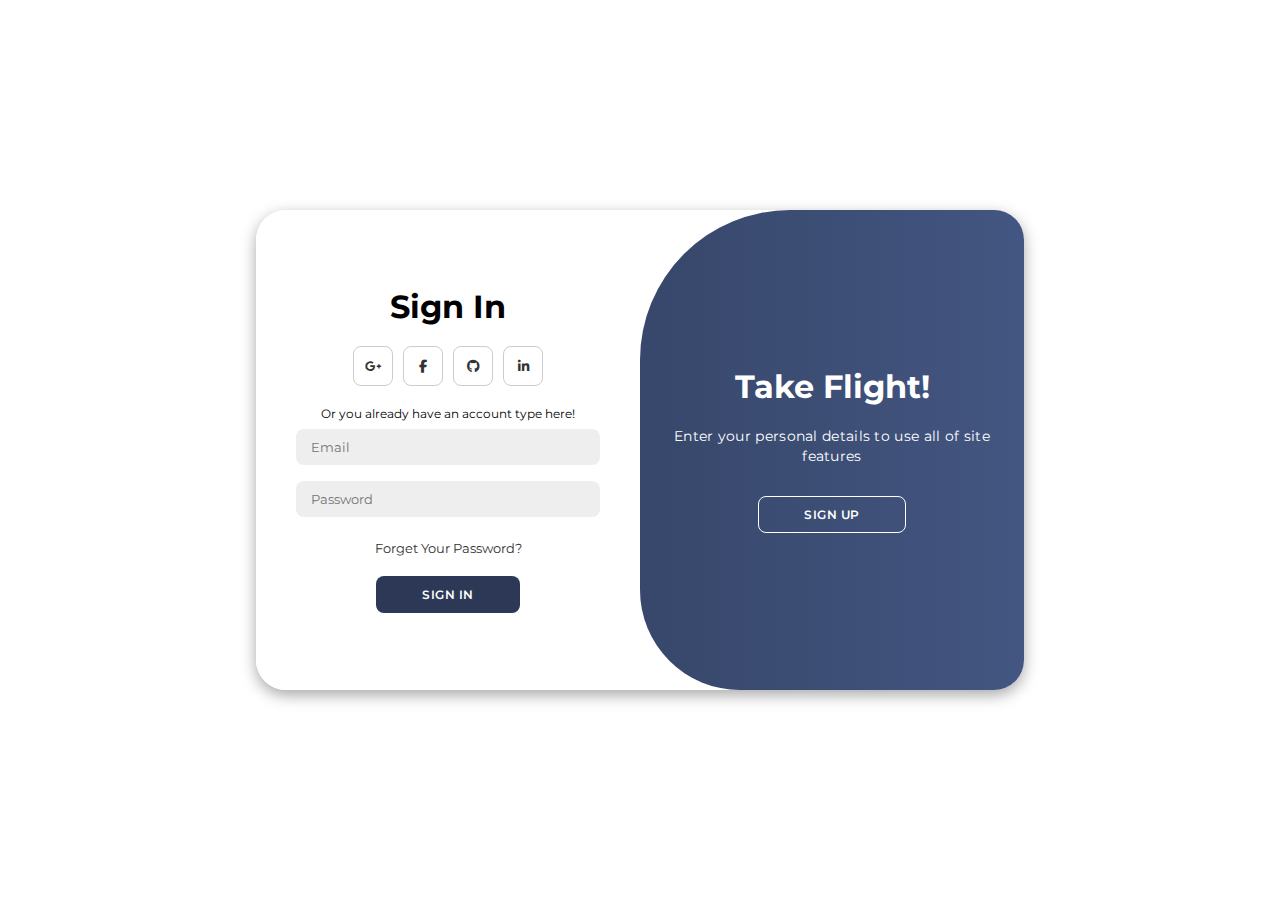
<file: logSign.html>
<!DOCTYPE html>
<html lang="en">

<head>
    <meta charset="UTF-8">
    <meta name="viewport" content="width=device-width, initial-scale=1.0">
    <link rel="stylesheet" href="https://cdnjs.cloudflare.com/ajax/libs/font-awesome/6.4.2/css/all.min.css">
    <link rel="stylesheet" href="/style/loSign.css">
    <title>Login Page</title>
</head>

<body>

    <div class="container" id="container">
        <div class="form-container sign-in">
            <form>
                <h1>Sign In</h1>
                <div class="social-icons">
                    <a href="#" class="icon"><i class="fa-brands fa-google-plus-g"></i></a>
                    <a href="#" class="icon"><i class="fa-brands fa-facebook-f"></i></a>
                    <a href="#" class="icon"><i class="fa-brands fa-github"></i></a>
                    <a href="#" class="icon"><i class="fa-brands fa-linkedin-in"></i></a>
                </div>
                <span>Or you already have an account type here!</span>
                <input type="email" placeholder="Email">
                <input type="password" placeholder="Password">
                <a href="#">Forget Your Password?</a>
                <button>Sign In</button>
            </form>
        </div>

        <div class="form-container sign-up">
            <form>
                <h1>Create Account</h1>
                <div class="social-icons">
                    <a href="#" class="icon"><i class="fa-brands fa-google-plus-g"></i></a>
                    <a href="#" class="icon"><i class="fa-brands fa-facebook-f"></i></a>
                    <a href="#" class="icon"><i class="fa-brands fa-github"></i></a>
                    <a href="#" class="icon"><i class="fa-brands fa-linkedin-in"></i></a>
                </div>
                <span>Or use your email for register!</span>
                <input type="text" placeholder="Name">
                <input type="email" placeholder="Email">
                <input type="password" placeholder="Password">
                <button>Sign Up</button>
            </form>
        </div>

        <div class="toggle-container">
            <div class="toggle">
                <div class="toggle-panel toggle-right">
                    <h1>Take Flight!</h1>
                    <p>Enter your personal details to use all of site features</p>
                    <button class="hidden" id="register">Sign Up</button>
                </div>
                <div class="toggle-panel toggle-left">
                    <h1>Are you ready?</h1>
                    <p>Register with your personal details to use all of site features</p>
                    <button class="hidden" id="login">Sign In</button>
                </div>
            </div>
        </div>
    </div>

    <script src="/script/loSign.js"></script>
</body>

</html>
</file>
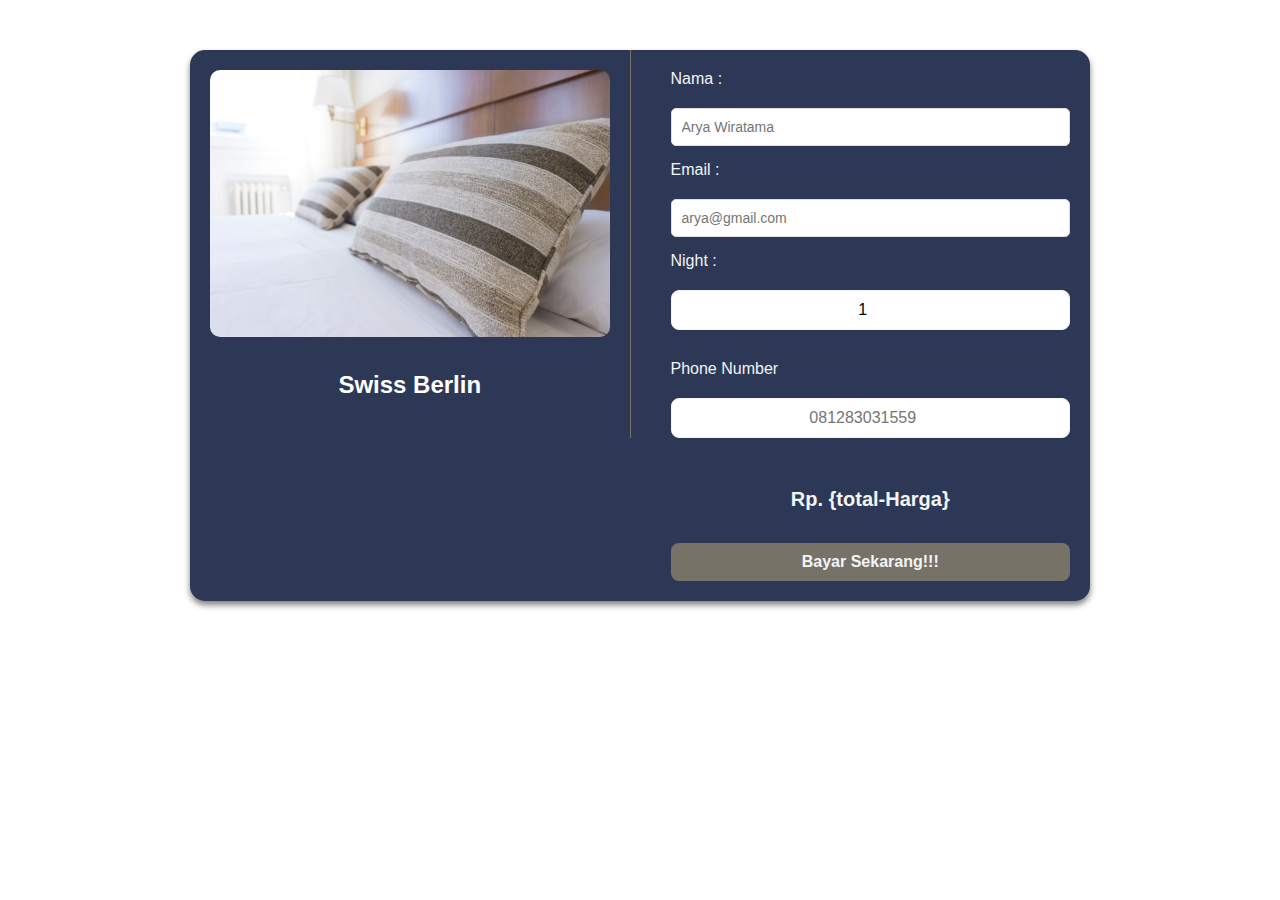
<file: payment.html>
<!DOCTYPE html>
<html lang="en">
<head>
    <meta charset="UTF-8">
    <meta name="viewport" content="width=device-width, initial-scale=1.0">
    <title>HotelKu</title>

    <link rel="stylesheet" href="/style/styles.css">
</head>
<body>
    
    <div class="payment">
        <div class="left">
            <div class="hotel-img">
                <img src="/img/tes.jpg" alt="">
            </div>
            <h2>Swiss Berlin</h2>


        </div>

        <div class="right">
            <form action="POST">
                <label for="nama">Nama : </label>
                <input type="text" placeholder="Arya Wiratama" id="nama">

                <label for="email">Email : </label>
                <input type="email" placeholder="arya@gmail.com" id="email">

                <label for="night">Night : </label>
                <input type="number" placeholder="3" id="night" value="1">

                <label for="phone">Phone Number</label>
                <input type="number" id="phone" placeholder="081283031559">

                <h2 id="total-Harga">Rp. {total-Harga}</h2>

                <button><a href="transaction.html" id="bayar">Bayar Sekarang!!!</a></button>

            </form>
        </div>
    </div>

    <script src="/script/payment.js"></script>
</body>
</html>
</file>
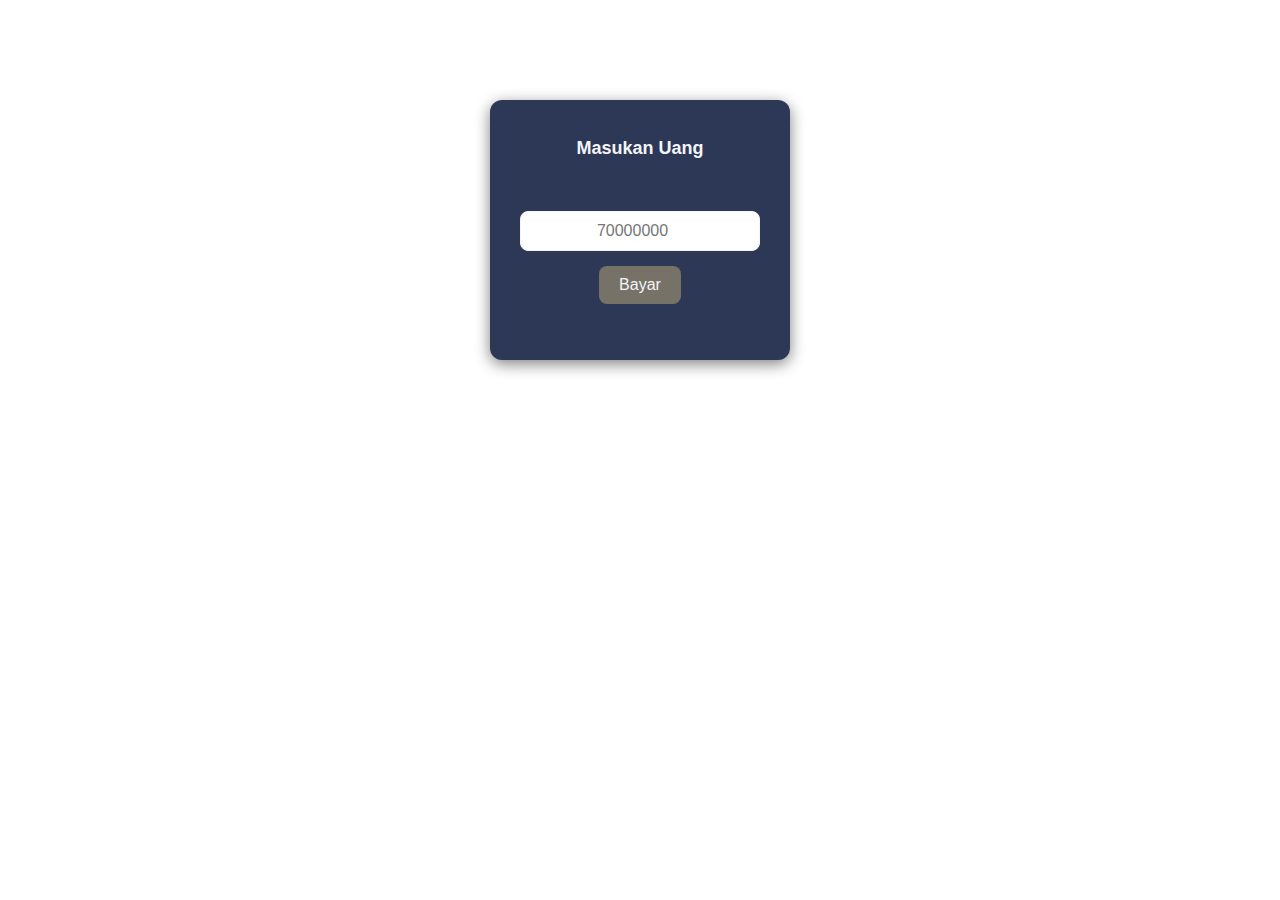
<file: transaction.html>
<!DOCTYPE html>
<html lang="en">
<head>
    <meta charset="UTF-8">
    <meta name="viewport" content="width=device-width, initial-scale=1.0">
    <title>Document</title>

    <link rel="stylesheet" href="style/styles.css">
</head>
<body>

    <div class="final">
        <h3 class="judul">Masukan Uang</h3>
        <h3 id="total"></h3>
        <input type="number" id="uang" placeholder="70000000">
        <button id="bayar-fix">Bayar</button>

        <h3 id="keterangan"></h3>
    </div>

    <script src="/script/payment.js"></script>
    
</body>
</html>
</file>
<file: style/loSign.css>
@import url('https://fonts.googleapis.com/css2?family=Montserrat:wght@300;400;500;600;700&display=swap');

*{
    margin: 0;
    padding: 0;
    box-sizing: border-box;
    font-family: 'Montserrat', sans-serif;
}

body{
    display: flex;
    align-items: center;
    justify-content: center;
    flex-direction: column;
    height: 100vh;
}

.container{
    background-color: #fff;
    border-radius: 30px;
    box-shadow: 0 5px 15px rgba(0, 0, 0, 0.35);
    position: relative;
    overflow: hidden;
    width: 768px;
    max-width: 100%;
    min-height: 480px;
}

.container p{
    font-size: 14px;
    line-height: 20px;
    letter-spacing: 0.3px;
    margin: 20px 0;
}

.container span{
    font-size: 12px;
}

.container a{
    color: #333;
    font-size: 13px;
    margin: 15px 0 10px;
}

.container button{
    background-color: #2C3855;
    color: #fff;
    font-size: 12px;
    padding: 10px 45px;
    border: 1px solid transparent;
    border-radius: 8px;
    font-weight: 600;
    letter-spacing: 0.5px;
    text-transform: uppercase;
    margin-top: 10px;
    cursor: pointer;
}

.container button.hidden{
    background-color: transparent;
    border-color: #fff;
}

.container form{
    background-color: #fff;
    display: flex;
    align-items: center;
    justify-content: center;
    flex-direction: column;
    padding: 0 40px;
    height: 100%;
}

.container input{
    background-color: #eee;
    border: none;
    margin: 8px 0;
    padding: 10px 15px;
    font-size: 13px;
    border-radius: 8px;
    width: 100%;
    outline: none;
}

.form-container{
    position: absolute;
    top: 0;
    height: 100%;
    transition: all 0.6s ease-in-out;
}



form a {
    text-decoration: none;
    color: #007bff;
    position: relative;
    font-size: 14px;
    display: inline-block;
    transition: color 0.3s ease, background-color 0.3s ease;
}

form a:hover {
    color: #007bff;
    }


.sign-in{
    left: 0;
    width: 50%;
    z-index: 2;
}

.container.active .sign-in{
    transform: translateX(100%);
}

.sign-up{
    left: 0;
    width: 50%;
    opacity: 0;
    z-index: 1;
}

.container.active .sign-up{
    transform: translateX(100%);
    opacity: 1;
    z-index: 5;
    animation: move 0.6s;
}

@keyframes move{
    0%, 49.99%{
        opacity: 0;
        z-index: 1;
    }
    50%, 100%{
        opacity: 1;
        z-index: 5;
    }
}

.social-icons{
    margin: 20px 0;
}

.social-icons a{
    border: 1px solid #ccc;
    border-radius: 20%;
    display: inline-flex;
    justify-content: center;
    align-items: center;
    margin: 0 3px;
    width: 40px;
    height: 40px;
}

.toggle-container{
    position: absolute;
    top: 0;
    left: 50%;
    width: 50%;
    height: 100%;
    overflow: hidden;
    transition: all 0.6s ease-in-out;
    border-radius: 150px 0 0 100px;
    z-index: 1000;
}

.container.active .toggle-container{
    transform: translateX(-100%);
    border-radius: 0 150px 100px 0;
}

.toggle{
    background-color: #2C3855;
    height: 100%;
    background:linear-gradient(to right, #2C3855, #435681);
    color: #fff;
    position: relative;
    left: -100%;
    height: 100%;
    width: 200%;
    transform: translateX(0);
    transition: all 0.6s ease-in-out;
}

.container.active .toggle{
    transform: translateX(50%);
}

.toggle-panel{
    position: absolute;
    width: 50%;
    height: 100%;
    display: flex;
    align-items: center;
    justify-content: center;
    flex-direction: column;
    padding: 0 30px;
    text-align: center;
    top: 0;
    transform: translateX(0);
    transition: all 0.6s ease-in-out;
}

.toggle-left{
    transform: translateX(-200%);
}

.container.active .toggle-left{
    transform: translateX(0);
}

.toggle-right{
    right: 0;
    transform: translateX(0);
}

.container.active .toggle-right{
    transform: translateX(200%);
}
</file>
<file: style/styles.css>
:root {
    --main: #2C3855;
    --main-dark: #435681;
    --text-color-dark: #333333;
    --text-color-light: #767268;
    --extra-color-light: #F3F4F6;
    --white: #FFFFFF;

}

* {
    box-sizing: border-box;
    scroll-behavior: smooth;
}

body {
    padding: 0;
    margin: 0;
    font-family: "Poppins", sans-serif;
}

.header {
    max-width: 1200px;
    display: flex;
    justify-content: space-between;
    align-items: center;

    margin: auto;
    padding: 3rem 1rem;

    z-index: 99999;
    top: 0;
    left: 0;
    right: 0;
    position: sticky;
}


.header .logo h1 {
    color: var(--main);
}

.header .navbar ul {
    display: flex;
    gap: 2rem;
}

.header .navbar ul li {
    list-style-type: none;
}

.header .navbar ul li a{
    font-size: 1.2rem;
    color: var(--main);
    font-weight: 500;
    text-decoration: none;
}

.header .navbar ul li a:hover {
    color: var(--main-dark);
    transition: 0.2s ease-in-out;
}

.header .navbar ul li a::after {
    content: '';
    display: block;
    padding-bottom: 0.2rem;
    border-bottom: 0.1rem solid var(--main-dark);
    transform: scaleX(0);
}

.header .navbar ul li a:hover::after {
    transform: scaleX(0.5);
    transition: 0.3s ease-in-out;
}


.header .login a {
    font-size: 1.2rem;
    text-decoration: none;
    color: var(--white);
    font-weight: 500;
    padding: 0.6rem;
    background-color: var(--main);
    border-radius: 10px;
}


#menu {
    display: none;
}

.home {
    max-width: 1200px;
    margin: auto;
    padding: 3rem 1rem;
    height: 500px;
    border-radius: 15px;

    background: url('/img/bg-1.jpg');
    background-size: cover;
    object-fit: cover;
    object-position: center;
    overflow: hidden;

    box-shadow: 1px 4px 6px grey;
}

.home .hero{
    padding: 2rem;
    color: var(--extra-color-light);
}

.home .hero h1 {
    font-size: 2rem;
    letter-spacing: 0.3rem;
}

.home .hero h2 {
    letter-spacing: 0.3rem;
}
.home .hero .text {
    color: var(--main-dark);
}

/* Booking */

.booking {
    max-width: 1200px;
    max-width: 1200px;
    margin: auto;
    padding: 3rem 1rem;
}

.booking .judul-booking{
    text-align: center;
}

.booking .judul-booking h1 {
    color: var(--main);
}

.booking .card {
    text-align: center;
    display: flex;
    justify-content: space-between;
    align-items: center;
    gap: 1.5rem;
    flex-wrap: wrap;
}

.booking .card .card-detail {
    height: 420px;
    width:350px;
    overflow: hidden;

    text-align: center;
    border-radius: 15px;
    box-shadow: 1px 4px 6px grey;
}

.booking .card .card-detail:hover {
    transform: scale(1.05);
}

.booking .card .card-detail > a {
    padding: 0.6rem;
    text-decoration: none;
    color: var(--extra-color-light);
    background-color: var(--main);
    border-radius: 15px;
    font-size: 1rem;
    font-weight: 600;
}

.booking .card .card-detail > a:hover {
    color: var(--main);
    background-color: var(--text-color-light);
    transition: 0.2s ease-in-out;
}

.booking .card .card-detail .deskripsi {
    padding: 2rem;
    display: flex;
    justify-content: space-between;
}

.booking .card .card-detail .deskripsi h3 {
    color: var(--main-dark);
    font-size: 1rem;
}

.booking .card .card-detail img {
    width: 100%;
    object-fit: cover;
    object-position: center;
}


.booking .lihat {
    margin-top: 3rem;
}
.booking .lihat > a{
    text-decoration: none;
    padding: 1rem;
    color: var(--extra-color-light);
    background-color: var(--main);
    border-radius: 999px;
}

/* Services */

.services {
    max-width: 1200px;
    display: flex;
    justify-content: space-between;
    /* align-items: center; */

    margin: auto;
    margin-bottom: 2rem;
    padding: 3rem 1rem;

    box-shadow: 1px 3px 5px var(--text-color-light);
    border-radius: 25px;
}

.services .main-services h2 {
    font-size: 2.5rem;
    color: var(--main);
}


.services .main-services ul li {
    display: block;
    list-style-type: none;
    margin: 1.2rem;
    font-size: 2rem;
    color: var(--main);
}



.services .services-img img {
    width: 600px;
    border-radius: 50px 20px 80px 10px;
}

/* Contact */

.footer {
    /* max-width: 1200px; */
    bottom: 0;
    display: flex;
    justify-content: space-between;
    align-items: center;

    padding: 3rem 10rem;
    margin: auto;
    background-color: var(--main);
}

.footer .copy {
    color: var(--extra-color-light);
    font-weight: 500;
    font-size: 1.5rem;
}


.footer .sosmed ul {
    gap: 1rem;
    display: flex;
    justify-content: space-between;
    align-items: center;
}

.footer .sosmed ul li {
    list-style-type: none;
}

.footer .sosmed ul li a {
    text-decoration: none;
    color: var(--extra-color-light);
    font-size: 2rem;
}


/* Room Detail */

.room {
    width: 100%;
    padding: 3rem 1rem;
    display: flex;
    align-items: center;
    gap: 2rem;

    
}

.room.active {
    filter: blur(20px);
    pointer-events: none;
    user-select: none;
}

.room .detail-img img {
    width: 250px;
}

.room .detail-img{
    cursor: pointer;
    box-shadow: 8px 8px 8px grey;
    flex: 4;
    display: grid;
    grid-template-columns: repeat(3, 1fr);
}

.room .room-detail {
    background-color: var(--extra-color-light);
    padding: 1.5rem;
    flex: 7;
    text-align: center;
    box-shadow: 8px 8px 8px grey;
}

.room .room-detail h1,
.room .room-detail p {
    color: var(--main);
}

.room .room-detail .bintang {
    color: yellow;
    font-size: 2rem;
}

.room .room-detail iframe {
    width: 90%;
    margin-bottom: 2rem;
}

.room .room-detail a {
    padding: 0.5rem;
    text-decoration: none;
    margin-top: 1rem;
    font-size: 1.5rem;
    color: var(--white);
    font-weight: 600;
    background-color: var(--main);
    border-radius: 15px;
}

.room .room-detail a:hover {
    color: var(--main);
    background-color: var(--white);
    transition: .4s ease-in-out;
}

#popup img{
    width: 100%;
}
#popup {
    position: fixed;
    top: 60%;
    left: 50%;
    transform: translate(-50%, -50%);
    width: 600px;
    padding: 50px;
    box-shadow: 0 5px 30px rgba(0,0,0,.30);
    background: var(--white);
    visibility: hidden;
    opacity: 0;
    transition: 0.5s ease-in-out;
}

#popup.active{
    visibility: visible;
    opacity: 1;
    transition: 0.2s ease-in-out;
}

/* Payment */


.payment {
    display: flex;
    justify-content: space-between;
    align-items: flex-start;
    gap: 20px;
    max-width: 900px;
    margin: 50px auto;
    background: var(--main);
    box-shadow: 0 4px 6px grey;
    border-radius: 15px;
    overflow: hidden;
}

.left {
    flex: 1;
    padding: 20px;
    border-right: 1px solid var(--text-color-light);
}

.hotel-img img {
    width: 100%;
    height: auto;
    border-radius: 10px;
    margin-bottom: 20px;
    box-shadow: 0 4px 6px 0 4px 6px grey;
}

.left h2 {
    font-size: 24px;
    font-weight: bold;
    color: var(--white);
    margin-top: 10px;
    text-align: center;
}

.right {
    flex: 1;
    padding: 20px;
}

form {
    display: flex;
    flex-direction: column;
    gap: 15px;
}

label {
    font-size: 16px;
    color: var(--extra-color-light);
    margin-bottom: 5px;
}

input[type="text"],
input[type="email"],
input[type="number"] {
    width: 100%;
    padding: 10px;
    font-size: 14px;
    border: 1px solid #ddd;
    border-radius: 5px;
    outline: none;
    transition: border-color 0.3s;
}

input[type="text"]:focus,
input[type="email"]:focus,
input[type="number"]:focus {
    border-color: var(--extra-color-light);
}

h2#total-Harga {
    font-size: 20px;
    font-weight: bold;
    color: var(--extra-color-light);
    text-align: center;
    margin-top: 20px;
}

button#bayar {
    padding: 12px 20px;
    font-size: 16px;
    font-weight: bold;
    color: #fff;
    background-color: var(--main-dark);
    border: none;
    border-radius: 5px;
    cursor: pointer;
    transition: background-color 0.3s;
}

button#bayar:hover {
    background-color: var(--text-color-light);
}


/* Transaksi */


.final {
    display: flex;
    flex-direction: column;
    justify-content: center;
    align-items: center;
    margin: 100px auto; 
    background: var(--main);
    padding: 20px 30px;
    border-radius: 12px;
    box-shadow: 0 4px 15px grey;
    text-align: center;
    width: 300px;
}

.judul {
    font-size: 18px;
    margin-bottom: 15px;
    color: var(--extra-color-light);
}

input[type="number"] {
    width: 100%;
    padding: 10px;
    margin-bottom: 15px;
    border: 1px solid var(--extra-color-light);
    border-radius: 8px;
    font-size: 16px;
    text-align: center;
}

button {
    background: var(--text-color-light);
    border: none;
    border-radius: 8px;
    padding: 10px 20px;
    font-size: 16px;
    color: var(--extra-color-light);
    cursor: pointer;
    transition: background 0.3s ease;
}

button > a {
    text-decoration: none;
    color: var(--extra-color-light);
    font-weight: 600;
}

button:hover {
    background: var(--text-color-dark);
}

#keterangan {
    margin-top: 20px;
    font-size: 16px;
    font-weight: bold;
    text-transform: uppercase;
}


/* Responsive Design */
@media (max-width: 768px) {
    .payment {
        flex-direction: column;
        gap: 0;
    }

    .left, .right {
        border: none;
    }

    .right {
        padding-top: 0;
    }
}



/* Media Queries */

/* Laptop */
/* @media (max-width: 1366px) {
    html {
        font-size: 75%;
    }
} */

/* Tabler */

@media (max-width: 768px) {
    html {
        font-size: 65%;
    }

    body {
        padding: 3rem 1rem;
    }


    #menu {
        display: inline-block;
    }

    .header .navbar {
        position: absolute;
        top: 100%;
        right: -100%;
        background-color: var(--main);
        width: 30rem;
        height: 100vh;

        transition: 0.3s ease-in-out;
    }

    .header .navbar.active {
        right: 0;
    }

    .header .navbar ul {
        flex-direction: column;
    }

    .header .navbar ul li a{ 
        color: var(--extra-color-light);
        display: block;
        margin: 0.5rem;
        padding: 0.2rem;
        font-size: 1.4rem;
    }

    .header .navbar ul li a::after {
        transform-origin: 0 0;
    }

    .header .navbar ul li a:hover::after {
        transform: scaleX(0.3);
    }

    .home {
        height: 90%;
    }

    .booking .card{
        flex-wrap: wrap;
        flex-direction: column;
    }


    .services {
        flex-direction: column-reverse;
        justify-content: center;
        align-items: center;
    }

    .services .services-img img {
        width: 400px;
    }

    .services .main-services ul li {
        display: inline;
    }

    .footer {
        text-align: center;
        flex-direction: column;
    }

    .room {
        flex-direction: column;
    }

    .room .detail-img img{
        width: 200px;
    }

    .room .detail-img {
        display: grid;
        grid-template-columns: repeat(3, 1fr);
    }
}


/* HandPhone */

@media (max-width: 450px) {
    html {
        font-size: 55%;
    }

    body {
        padding: 2rem 1rem;
    }

    .home {
        height: 70%;
    }

    .booking .card{
        flex-direction: column;
    }

    .booking .card .card-detail {
        width: 300px;
        height: 300px;
    }

    .booking .card .card-detail .deskripsi {
        gap: 0.5rem;
    }

    .services {
        flex-direction: column-reverse;
        justify-content: center;
        align-items: center;
    }

    .services .services-img img {
        width: 300px;
    }

    .services .main-services ul li {
        display: inline;
    }

    .footer {
        flex-direction: column;
    }

    .room .detail-img img{
        width: 130px;
    }

    .room .detail-img {
        display: grid;
        grid-template-columns: repeat(3, 1fr);
    }

}
</file>
